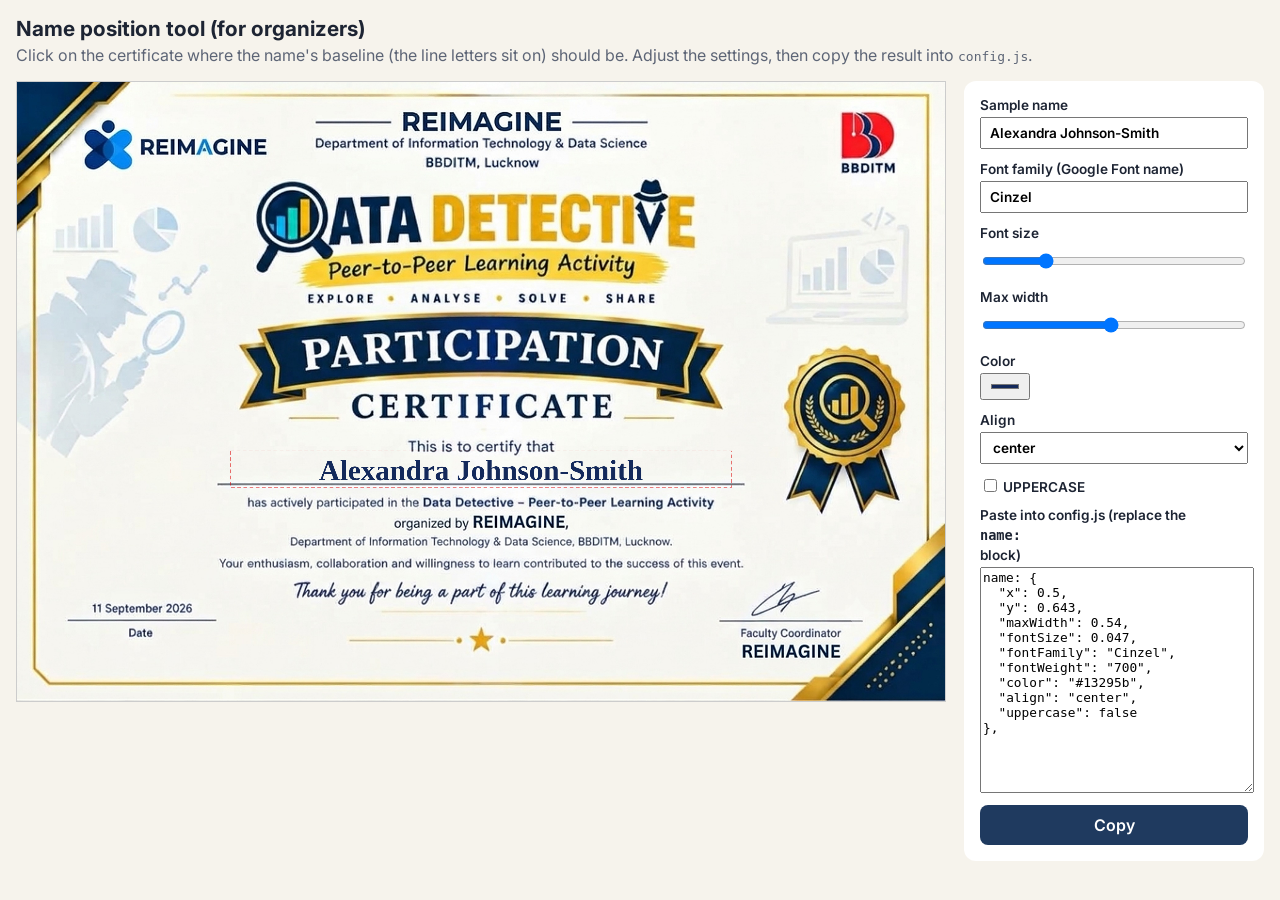
<file: calibrate.html>
<!doctype html>
<html lang="en">
<head>
  <meta charset="utf-8" />
  <meta name="viewport" content="width=device-width, initial-scale=1" />
  <title>Name Position Tool</title>
  <link href="https://fonts.googleapis.com/css2?family=Great+Vibes&family=Inter:wght@400;600&display=swap" rel="stylesheet" />
  <style>
    body { font-family: Inter, system-ui, sans-serif; margin: 0; padding: 16px; background: #f6f3ec; color: #1d2433; }
    h1 { font-size: 1.3rem; margin: 0 0 4px; }
    p { margin: 0 0 16px; color: #5d6576; }
    .layout { display: grid; grid-template-columns: 1fr 300px; gap: 20px; }
    @media (max-width: 800px) { .layout { grid-template-columns: 1fr; } }
    canvas { width: 100%; height: auto; border: 1px solid #ccc; cursor: crosshair; background: #fff; display: block; }
    .panel { background: #fff; border-radius: 12px; padding: 16px; display: grid; gap: 12px; align-content: start; }
    label { display: grid; gap: 4px; font-size: .85rem; font-weight: 600; }
    input, select { font: inherit; padding: 6px 8px; }
    textarea { width: 100%; height: 220px; font-family: ui-monospace, monospace; font-size: .8rem; }
    button { font: inherit; font-weight: 600; padding: 10px; border-radius: 8px; border: 0; background: #1f3a5f; color: #fff; cursor: pointer; }
  </style>
</head>
<body>
  <h1>Name position tool (for organizers)</h1>
  <p>Click on the certificate where the name's baseline (the line letters sit on) should be. Adjust the settings, then copy the result into <code>config.js</code>.</p>
  <div class="layout">
    <canvas id="c"></canvas>
    <div class="panel">
      <label>Sample name <input id="sample" value="Alexandra Johnson-Smith" /></label>
      <label>Font family (Google Font name) <input id="font" /></label>
      <label>Font size <input id="size" type="range" min="0.02" max="0.15" step="0.001" /></label>
      <label>Max width <input id="maxw" type="range" min="0.1" max="1" step="0.01" /></label>
      <label>Color <input id="color" type="color" /></label>
      <label>Align
        <select id="align"><option>center</option><option>left</option><option>right</option></select>
      </label>
      <label><span><input id="upper" type="checkbox" /> UPPERCASE</span></label>
      <label>Paste into config.js (replace the <code>name:</code> block)
        <textarea id="out" readonly></textarea>
      </label>
      <button id="copy" type="button">Copy</button>
    </div>
  </div>

  <script src="config.js"></script>
  <script src="js/certificate.js"></script>
  <script>
    const cfg = window.CERT_CONFIG;
    const n = cfg.name;
    const c = document.getElementById("c");
    const el = (id) => document.getElementById(id);
    el("font").value = n.fontFamily; el("size").value = n.fontSize; el("maxw").value = n.maxWidth;
    el("color").value = n.color; el("align").value = n.align; el("upper").checked = !!n.uppercase;

    function loadFont(family) {
      const id = "gf-" + family.replace(/\W/g, "");
      if (document.getElementById(id)) return;
      const l = document.createElement("link");
      l.id = id; l.rel = "stylesheet";
      l.href = "https://fonts.googleapis.com/css2?family=" + encodeURIComponent(family).replace(/%20/g, "+") + "&display=swap";
      document.head.appendChild(l);
    }

    async function draw() {
      n.fontFamily = el("font").value.trim() || "serif";
      n.fontSize = +el("size").value; n.maxWidth = +el("maxw").value;
      n.color = el("color").value; n.align = el("align").value; n.uppercase = el("upper").checked;
      loadFont(n.fontFamily);
      await Certificate.render(c, el("sample").value, cfg);
      const ctx = c.getContext("2d");
      ctx.strokeStyle = "rgba(220,0,0,.6)"; ctx.setLineDash([12, 8]); ctx.lineWidth = 2;
      const left = n.align === "center" ? (n.x - n.maxWidth / 2) : n.align === "right" ? n.x - n.maxWidth : n.x;
      ctx.strokeRect(left * c.width, n.y * c.height - n.fontSize * c.height, n.maxWidth * c.width, n.fontSize * c.height * 1.25);
      el("out").value = "name: " + JSON.stringify({
        x: +n.x.toFixed(4), y: +n.y.toFixed(4), maxWidth: n.maxWidth, fontSize: n.fontSize,
        fontFamily: n.fontFamily, fontWeight: n.fontWeight || "400", color: n.color, align: n.align, uppercase: n.uppercase,
      }, null, 2) + ",";
    }

    c.addEventListener("click", (e) => {
      const r = c.getBoundingClientRect();
      n.x = (e.clientX - r.left) / r.width; n.y = (e.clientY - r.top) / r.height; draw();
    });
    ["sample", "font", "size", "maxw", "color", "align", "upper"].forEach((id) => el(id).addEventListener("input", draw));
    el("copy").addEventListener("click", () => navigator.clipboard.writeText(el("out").value));
    document.fonts.ready.then(draw);
  </script>
</body>
</html>
</file>
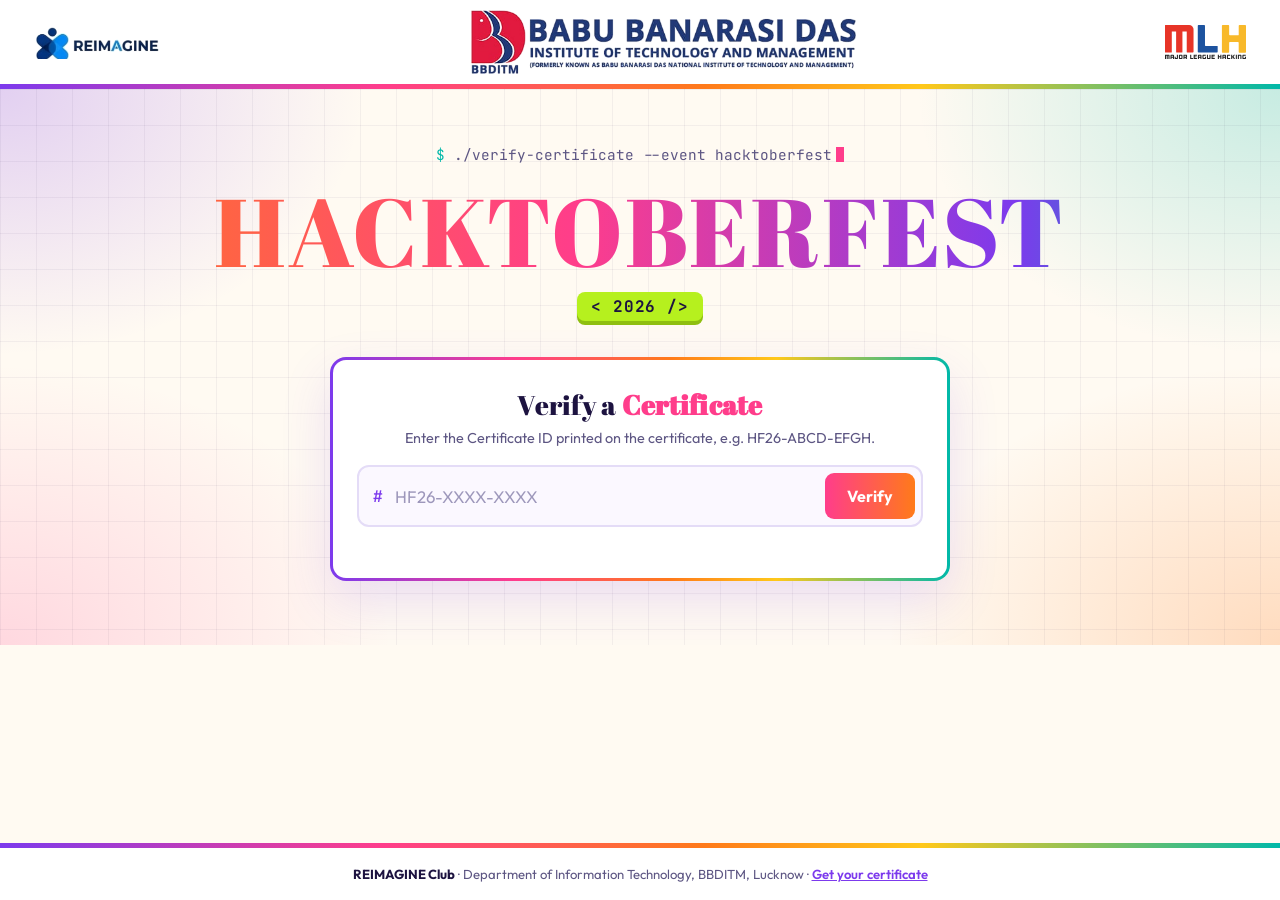
<file: hacktoberfest/verify.html>
<!doctype html>
<html lang="en">
<head>
  <meta charset="utf-8" />
  <meta name="viewport" content="width=device-width, initial-scale=1" />
  <title>Verify a Certificate · Hacktoberfest 2026</title>
  <meta name="description" content="Check that a Hacktoberfest 2026 certificate issued by REIMAGINE Club, BBDITM Lucknow is genuine using its Certificate ID." />
  <meta name="theme-color" content="#7c3aed" />
  <link rel="preconnect" href="https://fonts.googleapis.com" />
  <link rel="preconnect" href="https://fonts.gstatic.com" crossorigin />
  <link href="https://fonts.googleapis.com/css2?family=Abril+Fatface&family=Outfit:wght@400;500;700&family=JetBrains+Mono:wght@400;700&display=swap" rel="stylesheet" />
  <link rel="stylesheet" href="css/style.css?v=20261023-4" />
  <script>
    // Always show the newest version: if this page is older than the published one
    // (e.g. a copy saved in the browser), reload it under a fresh URL.
    (function () {
      var V = "20261023-4";
      function check() {
      fetch("version.json?t=" + Date.now(), { cache: "no-store" })
        .then(function (r) { return r.json(); })
        .then(function (d) {
          if (!d || d.v === V) return;
          var u = new URL(location.href);
          if (u.searchParams.get("v") === d.v) return; // already tried once
          u.searchParams.set("v", d.v);
          location.replace(u.toString());
        })
        .catch(function () {});
      }
      check();
      // Re-check when someone comes back to a tab that was left open, or reopens it from history.
      addEventListener("pageshow", function (e) { if (e.persisted) check(); });
      document.addEventListener("visibilitychange", function () { if (!document.hidden) check(); });
    })();
  </script>
</head>
<body>
  <div class="topbar">
    <span class="chip"><img src="assets/reimagine-logo.png" alt="REIMAGINE" /></span>
    <img class="banner" src="assets/bbditm-banner.png" alt="Babu Banarasi Das Institute of Technology and Management" />
    <span class="chip"><img src="assets/mlh-logo.svg" alt="MLH" /></span>
  </div>

  <header class="hero">
    <p class="prompt"><span>$</span> ./verify-certificate --event hacktoberfest<i class="caret"></i></p>
    <h1 class="title">HACKTOBERFEST</h1>
    <p class="year">&lt; 2026 /&gt;</p>

    <div class="card">
      <h2 class="card-title">Verify a <strong>Certificate</strong></h2>
      <p class="card-sub">Enter the Certificate ID printed on the certificate, e.g. HF26-ABCD-EFGH.</p>
      <form id="verify-form" class="search" autocomplete="off" novalidate>
        <label for="id-input" class="sr-only">Certificate ID</label>
        <div class="search-box">
          <span class="search-ico" aria-hidden="true">#</span>
          <input id="id-input" type="text" placeholder="HF26-XXXX-XXXX" maxlength="20" autocapitalize="characters" spellcheck="false" />
          <button type="submit">Verify</button>
        </div>
        <p id="message" class="message" role="status" aria-live="polite"></p>
      </form>
    </div>
  </header>

  <main>
    <section id="verified" class="verified" hidden>
      <p class="ok">✓ Genuine certificate</p>
      <dl>
        <dt>Issued to</dt><dd id="v-name" class="name"></dd>
        <dt>Team</dt><dd id="v-team"></dd>
        <dt>Event</dt><dd id="v-event"></dd>
        <dt>Certificate ID</dt><dd id="v-id" class="id"></dd>
      </dl>
    </section>
  </main>

  <footer><b>REIMAGINE Club</b> · Department of Information Technology, BBDITM, Lucknow · <a href="./">Get your certificate</a></footer>

  <script src="config.js?v=20261023-4"></script>
  <script src="js/verify.js?v=20261023-4"></script>
</body>
</html>
</file>
<file: hacktoberfest/css/style.css>
/* Hacktoberfest theme — light & vibrant, matches the certificate */
:root {
  --bg: #fffaf2;
  --panel: #ffffff;
  --ink: #1d1340;
  --muted: #5d5683;
  --orange: #ff7a1a;
  --pink: #ff3d8b;
  --violet: #7c3aed;
  --teal: #00b8a9;
  --yellow: #ffc81a;
  --lime: #b6f01e;
  --error: #d1263b;
  --warn: #a35a00;
  --rainbow: linear-gradient(90deg, #7c3aed, #ff3d8b 30%, #ff7a1a 55%, #ffc81a 72%, #00b8a9);
  --radius: 16px;
}

* { box-sizing: border-box; }
html, body { margin: 0; }
body {
  font-family: "Outfit", system-ui, -apple-system, "Segoe UI", Roboto, sans-serif;
  background: var(--bg); color: var(--ink);
  min-height: 100vh; display: flex; flex-direction: column;
}
.sr-only { position: absolute; width: 1px; height: 1px; overflow: hidden; clip: rect(0 0 0 0); white-space: nowrap; }

.topbar {
  display: flex; align-items: center; justify-content: space-between; gap: 16px;
  padding: 10px 24px; background: #fff;
  border-bottom: 5px solid transparent;
  border-image: var(--rainbow) 1;
}
.chip { background: #fff; border-radius: 10px; padding: 5px 10px; display: inline-flex; }
.chip img { display: block; height: 34px; width: auto; mix-blend-mode: multiply; }
.topbar .banner { display: block; height: 64px; width: auto; max-width: 62%; object-fit: contain; mix-blend-mode: multiply; }

.hero {
  position: relative; overflow: hidden; isolation: isolate; text-align: center;
  padding: 56px 16px 64px;
  background:
    radial-gradient(520px 380px at 0% 0%, rgba(124,58,237,.22), transparent 70%),
    radial-gradient(520px 380px at 100% 0%, rgba(0,184,169,.22), transparent 70%),
    radial-gradient(560px 400px at 0% 100%, rgba(255,61,139,.18), transparent 70%),
    radial-gradient(560px 400px at 100% 100%, rgba(255,122,26,.24), transparent 70%),
    var(--bg);
}
.hero::before {
  content: ""; position: absolute; inset: 0; z-index: -1;
  background-image:
    linear-gradient(rgba(29,19,64,.05) 1px, transparent 1px),
    linear-gradient(90deg, rgba(29,19,64,.05) 1px, transparent 1px);
  background-size: 36px 36px;
}

.prompt { margin: 0 0 18px; font-family: "JetBrains Mono", monospace; font-size: .9rem; color: var(--muted); }
.prompt span { color: var(--teal); }
.caret { display: inline-block; width: .55em; height: 1.05em; margin-left: 4px; vertical-align: -2px; background: var(--pink); animation: blink 1s steps(1) infinite; }
@keyframes blink { 50% { opacity: 0; } }

.title {
  margin: 0; font-family: "Abril Fatface", serif; font-weight: 400; line-height: 1; letter-spacing: .02em;
  font-size: clamp(2.3rem, 10vw, 6rem);
  background: linear-gradient(90deg, var(--orange), var(--pink) 45%, var(--violet) 80%, var(--teal));
  -webkit-background-clip: text; background-clip: text; color: transparent;
}
.year { display: inline-block; margin: 14px 0 0; padding: 4px 14px; border-radius: 8px; background: var(--lime); color: var(--ink); box-shadow: 0 4px 0 #8fbf10; font-family: "JetBrains Mono", monospace; font-weight: 700; letter-spacing: .06em; }
.tag { margin: 18px 0 0; font-family: "Rajdhani", sans-serif; font-weight: 700; color: var(--muted); letter-spacing: .24em; text-transform: uppercase; font-size: .95rem; }

.card {
  max-width: 620px; margin: 36px auto 0; padding: 26px 24px 18px; text-align: center;
  background: #fff; border: 3px solid transparent; border-radius: var(--radius);
  background: linear-gradient(#fff, #fff) padding-box, var(--rainbow) border-box;
  box-shadow: 0 20px 50px rgba(124,58,237,.15);
}
.card-title { margin: 0; font-family: "Abril Fatface", serif; font-size: clamp(1.3rem, 3.6vw, 1.7rem); font-weight: 400; letter-spacing: .01em; }
.card-title strong { color: var(--pink); }
.card-sub { margin: 6px 0 18px; color: var(--muted); font-size: .9rem; }

.search-box { position: relative; display: flex; align-items: center; gap: 6px; background: #fbf8ff; border: 2px solid #e4dcf7; border-radius: 12px; padding: 6px 6px 6px 14px; }
.search-box:focus-within { border-color: var(--violet); box-shadow: 0 0 0 4px rgba(124,58,237,.18); }
.search-ico { font-family: "JetBrains Mono", monospace; color: var(--violet); font-weight: 700; }
.search-box input { flex: 1; min-width: 0; border: 0; outline: 0; background: transparent; font: inherit; font-size: 1.05rem; color: var(--ink); padding: 12px 6px; }
.search-box input::placeholder { color: #9d97bb; }
.search-box button {
  flex: none; border: 0; border-radius: 9px; cursor: pointer; padding: 13px 22px;
  font: inherit; font-weight: 700; color: #fff;
  background: linear-gradient(90deg, var(--pink), var(--orange));
  transition: transform .15s ease, filter .15s ease;
}
.search-box button:hover { filter: brightness(1.08); transform: translateY(-1px); }

.suggestions { position: absolute; left: 0; right: 0; top: calc(100% + 8px); list-style: none; margin: 0; padding: 6px; background: var(--panel); border: 1px solid #e4dcf7; border-radius: 12px; box-shadow: 0 12px 30px rgba(29,19,64,.15); text-align: left; z-index: 10; }
.suggestions li { padding: 10px 14px; border-radius: 8px; cursor: pointer; }
.suggestions li:hover { background: #f4efff; }

.message { min-height: 1.4em; margin: 12px 0 0; font-size: .92rem; color: var(--muted); }
.message.error { color: var(--error); }
.message.warn { color: var(--warn); }

main { flex: 1; padding: 0 16px; }
.result {
  max-width: 980px; margin: 40px auto 48px; padding: 30px 28px 26px; text-align: center;
  background: var(--panel); border-radius: var(--radius); border-top: 6px solid transparent;
  border-image: var(--rainbow) 1;
  box-shadow: 0 14px 44px rgba(29,19,64,.12); animation: rise .45s ease both;
}
@keyframes rise { from { opacity: 0; transform: translateY(14px); } to { opacity: 1; transform: none; } }
.merged { display: inline-flex; align-items: center; gap: 8px; margin: 0; padding: 4px 12px; border-radius: 999px; background: #efe7ff; color: var(--violet); font-family: "JetBrains Mono", monospace; font-size: .8rem; }
.merged .dot { width: 8px; height: 8px; border-radius: 50%; background: var(--violet); box-shadow: 0 0 8px var(--violet); }
.result h2 { margin: 12px 0 4px; font-family: "Abril Fatface", serif; font-weight: 400; font-size: clamp(1.5rem, 4vw, 2.3rem); letter-spacing: .01em; }
.thanks { margin: 0 0 22px; color: var(--muted); }
.preview-wrap { border-radius: 10px; overflow: hidden; border: 1px solid #ece6f8; box-shadow: 0 6px 20px rgba(29,19,64,.08); }
#preview { display: block; width: 100%; height: auto; }
.actions { display: flex; gap: 12px; justify-content: center; flex-wrap: wrap; margin-top: 24px; }
.btn {
  display: inline-flex; align-items: center; gap: 8px; cursor: pointer;
  font: inherit; font-weight: 700; padding: 12px 24px; border-radius: 10px;
  border: 2px solid var(--violet); background: transparent; color: var(--violet);
  transition: transform .15s ease, background .15s ease;
}
.btn svg { width: 18px; height: 18px; fill: none; stroke: currentColor; stroke-width: 2.4; stroke-linecap: round; stroke-linejoin: round; }
.btn:hover { transform: translateY(-1px); background: #f4efff; }
.btn.primary { border: 0; color: #fff; background: linear-gradient(90deg, var(--violet), var(--pink)); }
.btn.primary:hover { filter: brightness(1.08); }
.hint { margin: 16px 0 0; font-size: .85rem; color: var(--muted); }

footer { text-align: center; color: var(--muted); background: #fff; font-size: .82rem; padding: 18px 16px; border-top: 5px solid transparent; border-image: var(--rainbow) 1; }
footer b { color: var(--ink); }

:focus-visible { outline: 3px solid var(--violet); outline-offset: 2px; }
@media (prefers-reduced-motion: reduce) { * { animation: none !important; transition: none !important; } }

@media (max-width: 640px) {
  .topbar { padding: 8px 12px; }
  .chip img { height: 24px; }
  .topbar { flex-wrap: wrap; row-gap: 8px; }
  .topbar .banner { order: -1; flex: 1 1 100%; max-width: 100%; height: auto; }
  .hero { padding: 36px 16px 48px; }
  .prompt { font-size: .72rem; }
  .card { padding: 20px 14px 14px; }
  .search-box { flex-wrap: wrap; }
  .search-box input { flex-basis: 70%; }
  .search-box button { flex: 1 1 100%; }
  .result { padding: 24px 14px 18px; }
}

/* Links and the verify page */
.hint a, footer a { color: var(--violet); font-weight: 600; }
.verified { max-width: 640px; margin: 40px auto 48px; padding: 28px; background: var(--panel); border-radius: var(--radius);
  border-top: 6px solid transparent; border-image: var(--rainbow) 1; box-shadow: 0 14px 44px rgba(29,19,64,.12); animation: rise .45s ease both; }
.verified .ok { margin: 0 0 14px; display: inline-flex; align-items: center; gap: 8px; padding: 4px 12px; border-radius: 999px;
  background: #e3f8f1; color: #04735f; font-weight: 700; font-size: .9rem; }
.verified dl { margin: 0; display: grid; grid-template-columns: max-content 1fr; gap: 10px 18px; }
.verified dt { color: var(--muted); font-size: .9rem; }
.verified dd { margin: 0; font-weight: 600; }
.verified dd.name { font-family: "Abril Fatface", serif; font-weight: 400; font-size: 1.6rem; line-height: 1.1; }
.verified dd.id { font-family: "JetBrains Mono", monospace; color: var(--violet); }
</file>
